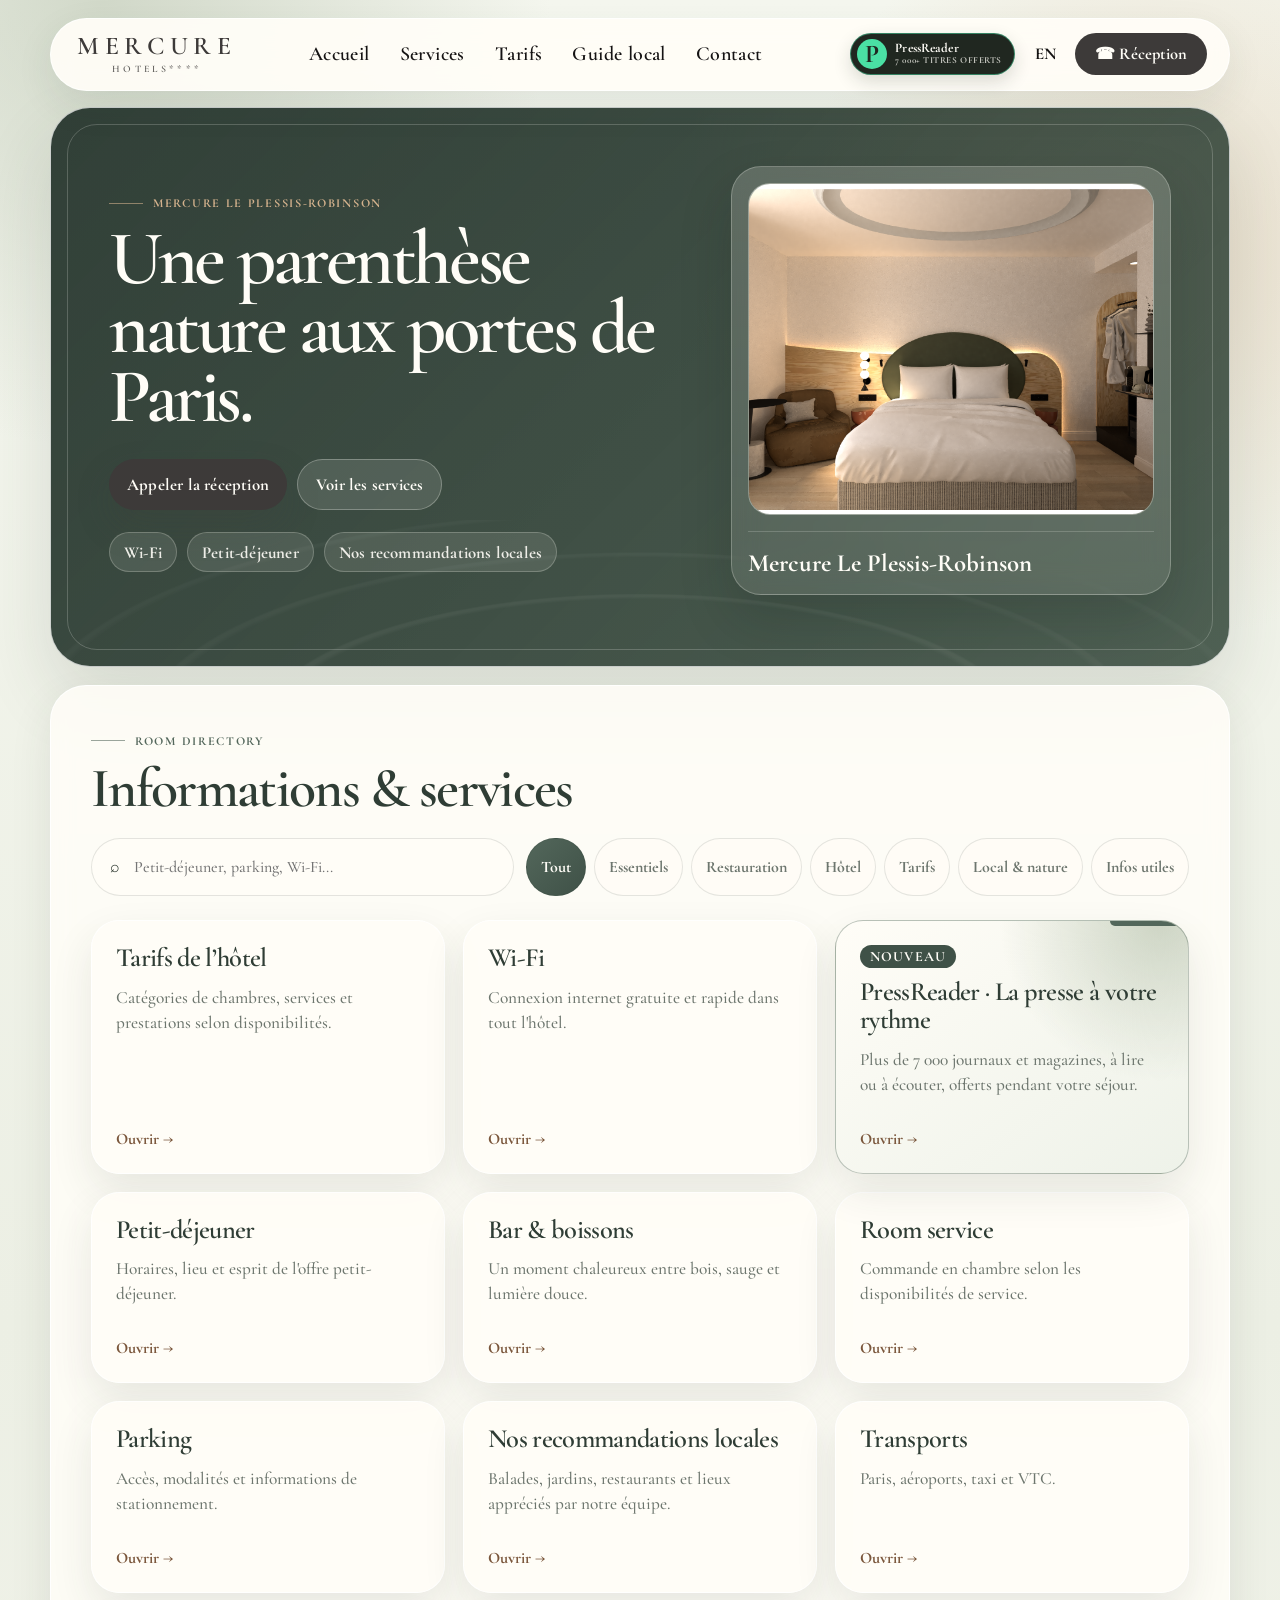
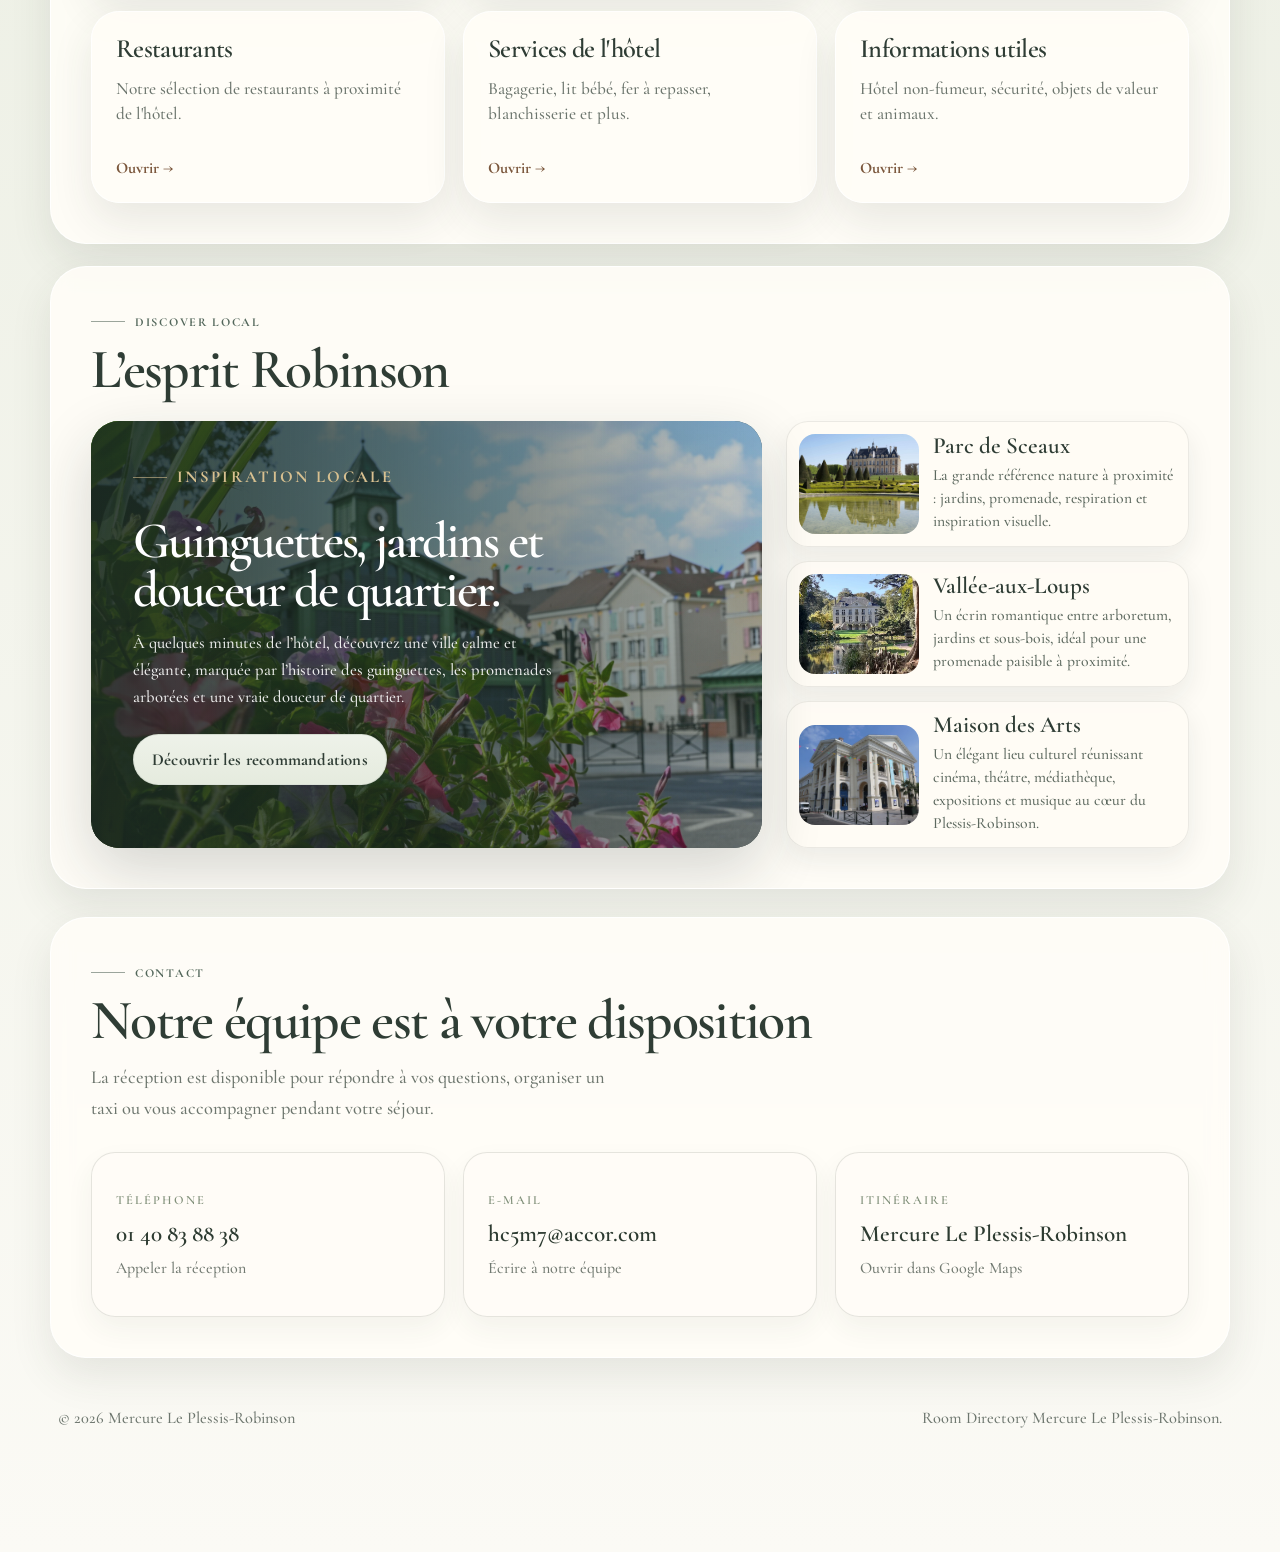
<file: index.html>
<!doctype html>
<html lang="fr">

<head>

  <meta charset="utf-8">

  <meta
    name="viewport"
    content="width=device-width, initial-scale=1, viewport-fit=cover"
  >

  <meta
    name="theme-color"
    content="#82917b"
  >

  <meta
    name="description"
    content="Room Directory digital — Mercure Le Plessis-Robinson"
  >

  <title>
    Room Directory — Mercure Le Plessis-Robinson
  </title>


  <!-- POLICES -->
  <link
    rel="preconnect"
    href="https://fonts.googleapis.com"
  >

  <link
    rel="preconnect"
    href="https://fonts.gstatic.com"
    crossorigin
  >

  <link
    href="https://fonts.googleapis.com/css2?family=Cormorant+Garamond:wght@400;500;600;700&display=swap"
    rel="stylesheet"
  >


  <!-- FEUILLE DE STYLE -->
  <link
    rel="stylesheet"
    href="styles.css?v=20260917-2"
  >

</head>


<body>


  <div class="app">


    <!-- =====================================================
         EN-TÊTE
         ===================================================== -->

    <header
      class="topbar"
      aria-label="En-tête"
    >


      <!-- LOGO -->
      <a
        href="#home"
        class="brand accor-brand"
        data-link="home"
        aria-label="Accueil"
      >

        <span
          class="brand-logo"
          aria-label="Mercure Hotels"
        >

          <span>
            MERCURE
          </span>

          <small>
            HOTELS****
          </small>

        </span>

      </a>



      <!-- ===================================================
           NAVIGATION ORDINATEUR
           =================================================== -->

      <nav
        class="desktop-nav"
        aria-label="Navigation principale"
      >

        <a
          href="#home"
          data-link="home"
        >
          Accueil
        </a>


        <a
          href="#services"
          data-link="services"
        >
          Services
        </a>

        <a href="#service/hotel-rates">
          Tarifs
        </a>


        <a
          href="#local"
          data-link="local"
        >
          Guide local
        </a>


        <a href="#contact">
          Contact
        </a>

      </nav>



      <!-- ACTIONS HAUT DROITE -->
      <div class="top-actions">


        <!-- ACCÈS DIRECT PRESSREADER -->
        <a
          class="pressreader-header-link"
          href="https://www.pressreader.com/"
          target="_blank"
          rel="noopener noreferrer"
          aria-label="Ouvrir PressReader — journaux et magazines offerts"
        >

          <span
            class="pressreader-header-mark"
            aria-hidden="true"
          >
            P
          </span>


          <span class="pressreader-header-copy">

            <strong>
              PressReader
            </strong>

            <small>
              7 000+ titres offerts
            </small>

          </span>

        </a>


        <!-- LANGUE -->
        <button
          class="lang-btn"
          type="button"
          id="langBtn"
          aria-label="Changer la langue"
        >
          EN
        </button>


        <!-- TÉLÉPHONE -->
        <a
          class="pill"
          data-action="phone"
          href="tel:+33140838838"
        >
          ☎ Réception
        </a>


      </div>


    </header>



    <!-- =====================================================
         CONTENU PRINCIPAL
         ===================================================== -->

    <main id="viewHome">


      <!-- ===================================================
           ACCUEIL
           =================================================== -->

      <section
        class="hero"
        id="home"
      >


        <div
          class="garden-lines"
          aria-hidden="true"
        ></div>


        <div class="hero-grid">


          <!-- TEXTE -->
          <div>


            <p
              class="eyebrow"
              data-content="hero.kicker"
            >
              Mercure Le Plessis-Robinson
            </p>


            <h1
              data-content="hero.title"
            >
              Une parenthèse nature aux portes de Paris.
            </h1>


            <p
              class="lead"
              data-content="hero.text"
            >
              Services de l'hôtel, informations pratiques et recommandations locales.
            </p>



            <!-- BOUTONS -->
            <div class="hero-actions">


              <a
                class="btn btn-primary"
                data-action="phone"
                href="tel:+33140838838"
                data-ui="callReception"
              >
                Appeler la réception
              </a>


              <a
                class="btn btn-secondary"
                href="#services"
                data-link="services"
                data-ui="seeServices"
              >
                Voir les services
              </a>


            </div>



            <!-- LIENS RAPIDES -->
            <div
              class="hero-note"
              id="heroQuickLinks"
            ></div>


          </div>



          <!-- =================================================
               PHOTO HÔTEL
               ================================================= -->

          <aside
            class="hotel-photo-card"
            aria-label="Photo de l'hôtel"
          >


            <div
              class="hotel-photo-frame has-image"
              id="hotelPhotoFrame"
            >


              <img
                id="hotelHeroImage"
                src="hotel-hero.png"
                alt="Photo de l'hôtel Mercure Le Plessis-Robinson"
              >


              <div class="photo-placeholder">

                <span>
                  Photo hôtel
                </span>

                <strong>
                  hotel-hero.png
                </strong>

                <small>
                  À ajouter dans GitHub.
                </small>

              </div>


            </div>



            <div class="hotel-photo-caption">

              <strong
                data-content="hero.photoTitle"
              >
                Mercure Le Plessis-Robinson
              </strong>

            </div>


          </aside>


        </div>


      </section>



      <!-- ===================================================
           SERVICES
           =================================================== -->

      <section
        class="panel"
        id="services"
      >


        <div class="section-head">


          <div>


            <p class="eyebrow">
              Room Directory
            </p>


            <h2
              data-content="texts.servicesTitle"
            >
              Informations & services
            </h2>


          </div>


        </div>



        <!-- RECHERCHE -->
        <div class="search-wrap">


          <label
            class="search-box"
            aria-label="Recherche"
          >


            <span>
              ⌕
            </span>


            <input
              id="search"
              type="search"
              placeholder="Petit-déjeuner, parking, Wi-Fi..."
            >


          </label>



          <!-- ONGLETS -->
          <div
            class="tabs"
            id="tabs"
          ></div>


        </div>



        <!-- LISTE SERVICES -->
        <div
          class="service-grid"
          id="serviceGrid"
        ></div>


      </section>



      <!-- ===================================================
           GUIDE LOCAL
           =================================================== -->

      <section
        class="panel local-panel"
        id="local"
      >


        <div
          class="section-head local-section-head"
        >


          <div>


            <p class="eyebrow">
              Discover Local
            </p>


            <h2
              data-content="texts.localTitle"
            >
              L’esprit Robinson
            </h2>


          </div>


        </div>



        <div class="local-experience">


          <!-- CARTE PRINCIPALE -->
          <article class="local-feature-card">


            <div class="local-feature-image">


              <img
                src="local-robinson.jpg"
                alt="Le Plessis-Robinson, esprit guinguette et ville-jardin"
              >


            </div>



            <div class="local-feature-content">


              <p class="eyebrow">
                Inspiration locale
              </p>


              <h3
                data-content="texts.localHighlightTitle"
              >
                Guinguettes, jardins et douceur de quartier.
              </h3>


              <p
                data-content="texts.localHighlightText"
              >
                À quelques minutes de l’hôtel, découvrez une ville calme et élégante,
                marquée par l’histoire des guinguettes, les promenades arborées et une
                vraie douceur de quartier.
              </p>



              <div class="actions">


                <a
                  class="btn btn-soft"
                  href="#service/discover-local"
                  data-ui-fr="Découvrir les recommandations"
                  data-ui-en="Discover our recommendations"
                >
                  Découvrir les recommandations
                </a>


              </div>


            </div>


          </article>



          <!-- LISTE LOCALE -->
          <div
            class="local-list local-image-list"
            id="localList"
          ></div>


        </div>


      </section>



      <!-- ===================================================
           CONTACT
           =================================================== -->

      <section
        class="panel contact-panel"
        id="contact"
      >


        <div class="section-head">


          <div>


            <p class="eyebrow">
              Contact
            </p>


            <h2
              data-content="texts.contactTitle"
            >
              Notre équipe est à votre disposition
            </h2>


            <p class="contact-intro">
              La réception est disponible pour répondre à vos questions,
              organiser un taxi ou vous accompagner pendant votre séjour.
            </p>


          </div>


        </div>



        <div class="contact-grid">


          <!-- TÉLÉPHONE -->
          <a
            class="contact-card"
            href="tel:+33140838838"
          >


            <span class="contact-card-label">
              Téléphone
            </span>


            <strong>
              01 40 83 88 38
            </strong>


            <small>
              Appeler la réception
            </small>


          </a>



          <!-- E-MAIL -->
          <a
            class="contact-card"
            href="mailto:hc5m7@accor.com"
          >


            <span class="contact-card-label">
              E-mail
            </span>


            <strong>
              hc5m7@accor.com
            </strong>


            <small>
              Écrire à notre équipe
            </small>


          </a>



          <!-- ITINÉRAIRE -->
          <a
            class="contact-card"
            href="https://maps.google.com/?q=Mercure+Le+Plessis-Robinson"
            target="_blank"
            rel="noopener noreferrer"
          >


            <span class="contact-card-label">
              Itinéraire
            </span>


            <strong>
              Mercure Le Plessis-Robinson
            </strong>


            <small>
              Ouvrir dans Google Maps
            </small>


          </a>


        </div>


      </section>


    </main>



    <!-- =====================================================
         PAGE DE DÉTAIL D'UN SERVICE
         ===================================================== -->

    <section
      id="viewDetail"
      class="detail-view"
    ></section>



    <!-- =====================================================
         PIED DE PAGE
         ===================================================== -->

    <footer class="footer">


      <div>

        ©

        <span id="year"></span>

        <span id="footerHotelName">
          Mercure Le Plessis-Robinson
        </span>

      </div>


      <div
        data-content="texts.footerNote"
      >
        Room Directory Mercure Le Plessis-Robinson.
      </div>


    </footer>


  </div>



  <!-- =======================================================
       NAVIGATION MOBILE
       ======================================================= -->

  <nav
    class="mobile-nav"
    aria-label="Navigation mobile"
  >


    <a
      href="#home"
      data-link="home"
      class="active"
    >

      <span>
        ⌂
      </span>

      <em>
        Accueil
      </em>

    </a>



    <a
      href="#services"
      data-link="services"
    >

      <span>
        ☰
      </span>

      <em>
        Services
      </em>

    </a>



    <a
      href="#local"
      data-link="local"
    >

      <span>
        ✦
      </span>

      <em>
        Local
      </em>

    </a>



    <a
      href="#contact"
    >

      <span>
        ✆
      </span>

      <em>
        Contact
      </em>

    </a>


  </nav>



  <!-- =======================================================
       FENÊTRE CARTE DU BAR
       ======================================================= -->

  <div
    class="bar-menu-modal"
    id="barMenuModal"
    aria-hidden="true"
  >


    <!-- FOND SOMBRE -->
    <div
      class="bar-menu-backdrop"
      data-bar-menu-close
    ></div>



    <!-- CONTENU -->
    <div class="bar-menu-container">


      <!-- BARRE SUPÉRIEURE -->
      <div class="bar-menu-top">


        <div>


          <span class="bar-menu-eyebrow">
            Mercure Le Plessis-Robinson
          </span>


          <h2>
            Bar & boissons
          </h2>


        </div>



        <!-- FERMER -->
        <button
          type="button"
          class="bar-menu-close"
          data-bar-menu-close
          aria-label="Fermer la carte du bar"
        >
          ×
        </button>


      </div>



      <!-- ===================================================
           IMAGES DES CARTES
           =================================================== -->

      <div class="bar-menu-images">


        <!-- CARTE VINS / SPIRITUEUX -->
        <img
          src="./carte-bar-vins-spiritueux.png"
          alt="Carte des vins et spiritueux du Mercure Le Plessis-Robinson"
          loading="eager"
        >



        <!-- CARTE COCKTAILS / BOISSONS -->
        <img
          src="./carte-bar-cocktails-boissons.png"
          alt="Carte cocktails et boissons du Mercure Le Plessis-Robinson"
          loading="eager"
        >


      </div>


    </div>


  </div>



  <!-- =======================================================
       JAVASCRIPT
       ======================================================= -->

  <script src="script.js?v=20260917-2"></script>


</body>

</html>
</file>
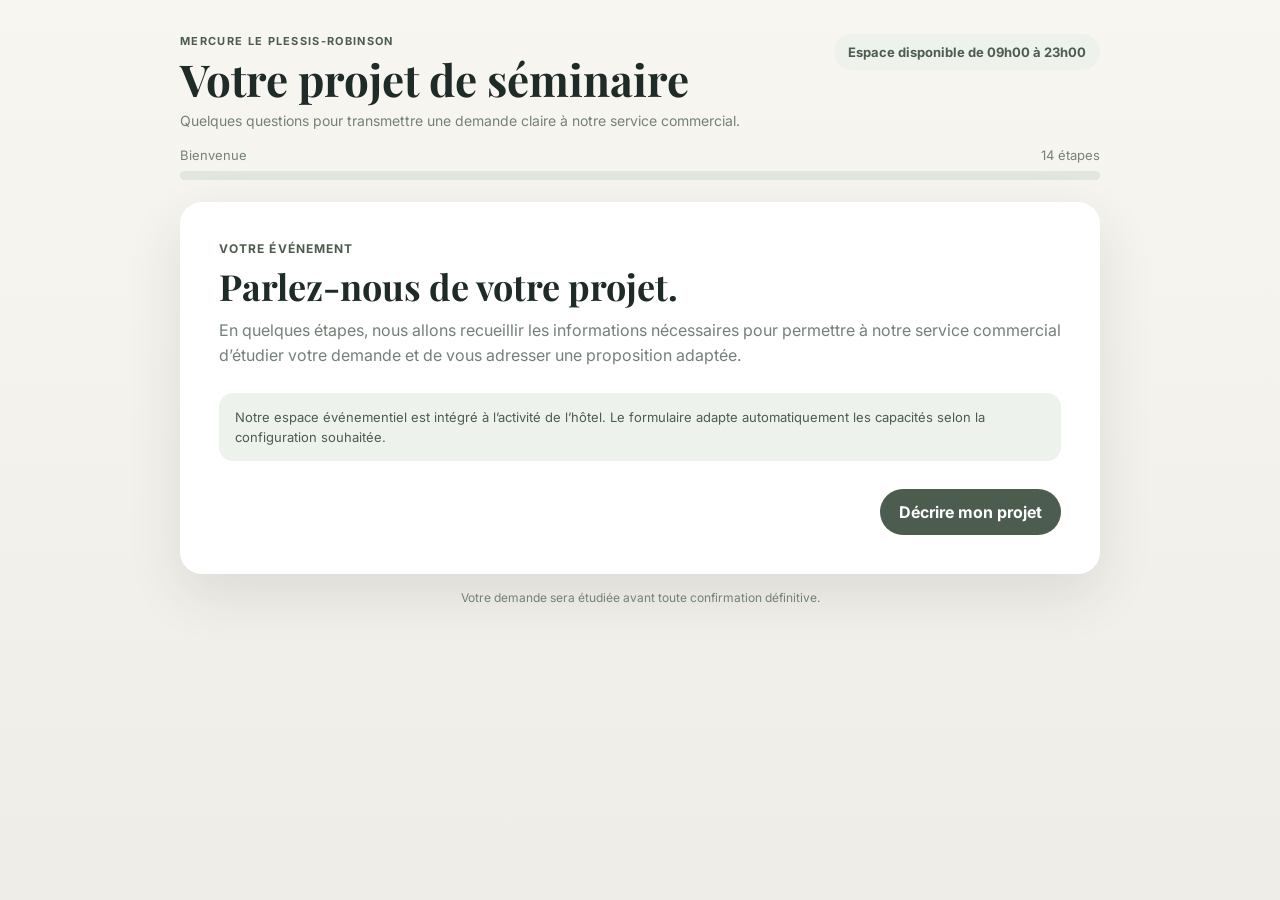
<file: seminaire/index.html>
<!doctype html>
<html lang="fr">
<head>
  <meta charset="utf-8">
  <meta name="viewport" content="width=device-width,initial-scale=1">
  <title>Votre projet de séminaire | Mercure Le Plessis-Robinson</title>
  <meta name="description" content="Décrivez votre projet de séminaire et transmettez votre demande à notre service commercial.">
  <link rel="preconnect" href="https://fonts.googleapis.com">
  <link rel="preconnect" href="https://fonts.gstatic.com" crossorigin>
  <link href="https://fonts.googleapis.com/css2?family=Inter:wght@400;500;600;700&family=Playfair+Display:wght@600;700&display=swap" rel="stylesheet">
  <link rel="stylesheet" href="styles.css">
</head>
<body>
  <main class="shell">
    <header class="brandbar">
      <div>
        <p class="eyebrow">Mercure Le Plessis-Robinson</p>
        <h1>Votre projet de séminaire</h1>
        <p class="intro">Quelques questions pour transmettre une demande claire à notre service commercial.</p>
      </div>
      <div class="pill">Espace disponible de 09h00 à 23h00</div>
    </header>

    <div class="progress-wrap">
      <div class="progress-meta"><span id="stepLabel">Bienvenue</span><span id="stepCount"></span></div>
      <div class="progress"><span id="progressBar"></span></div>
    </div>

    <section class="card"><div id="app"></div></section>
    <p class="footer-note">Votre demande sera étudiée avant toute confirmation définitive.</p>
  </main>
  <script src="config.js"></script>
  <script src="transport.js"></script>
  <script src="formsubmit-config.js"></script>
  <script src="app.js"></script>
</body>
</html>
</file>
<file: styles.css>
:root {
  --sage-900: #2f3d35;
  --sage-800: #3f5147;
  --sage-700: #53675b;
  --sage-500: #82917b;
  --sage-300: #b8c3ae;
  --sage-200: #d6dece;
  --sage-100: #eef2e9;

  --wood-900: #563c2b;
  --wood-700: #7a563b;
  --wood-500: #a67a55;
  --wood-300: #d4b28d;

  --stone: #f4f1e8;
  --cream: #fffdf7;

  --text: #263229;
  --text-soft: #6d766e;
  --line: rgba(47, 61, 53, 0.13);

  --shadow-lg: 0 30px 70px rgba(47, 61, 53, 0.14);
  --shadow-md: 0 18px 42px rgba(47, 61, 53, 0.10);

  --font-display: "Cormorant Garamond", Georgia, "Times New Roman", serif;
  --font-body: "Cormorant Garamond", Georgia, "Times New Roman", serif;

  --safe-bottom: env(safe-area-inset-bottom, 0px);
}


/* =========================================================
   BASE
   ========================================================= */

* {
  box-sizing: border-box;
}

html {
  scroll-behavior: smooth;
}

body {
  margin: 0;
  min-height: 100vh;
  overflow-x: hidden;

  color: var(--text);
  font-family: var(--font-body);
  font-weight: 500;

  background:
    radial-gradient(circle at 8% 0%, rgba(184, 195, 174, 0.58), transparent 28rem),
    radial-gradient(circle at 92% 8%, rgba(212, 178, 141, 0.34), transparent 24rem),
    linear-gradient(180deg, #f5f7ef 0%, #ecefe4 42%, #fbfaf5 100%);
}

body.modal-open {
  overflow: hidden;
}

a {
  color: inherit;
  text-decoration: none;
}

button,
input,
textarea,
select {
  font: inherit;
}

button {
  cursor: pointer;
}

img {
  max-width: 100%;
}

h1,
h2,
h3,
h4,
h5,
h6,
p {
  margin-top: 0;
}

h1,
h2,
h3,
h4,
h5,
h6,
strong {
  font-family: var(--font-display);
}

.hidden {
  display: none !important;
}


/* =========================================================
   STRUCTURE
   ========================================================= */

.app {
  width: min(1180px, calc(100% - 48px));
  max-width: 1180px;
  margin: 0 auto;
  padding: 0 0 110px;
}


/* =========================================================
   HEADER
   ========================================================= */

.topbar {
  position: sticky;
  top: 10px;
  z-index: 50;

  width: 100%;
  display: flex;
  justify-content: space-between;
  align-items: center;
  gap: 18px;

  margin: 18px auto 16px;
  padding: 14px 22px 15px 26px;

  border: 1px solid rgba(255, 255, 255, 0.70);
  border-radius: 999px;

  background: rgba(255, 253, 247, 0.94);
  backdrop-filter: blur(14px);
  -webkit-backdrop-filter: blur(14px);

  box-shadow: 0 14px 38px rgba(47, 61, 53, 0.09);
}

.brand {
  flex: 0 0 auto;
}

.brand-logo {
  display: grid;
  text-align: center;
  color: #3d3a39;
  line-height: 1;
  user-select: none;
}

.brand-logo span {
  font-size: clamp(1.30rem, 2vw, 1.70rem);
  font-weight: 600;
  letter-spacing: 0.22em;
}

.brand-logo small {
  margin-top: 6px;
  font-size: 0.62rem;
  font-weight: 600;
  letter-spacing: 0.34em;
  color: rgba(61, 58, 57, 0.82);
}

.desktop-nav {
  flex: 1;
  display: flex;
  align-items: center;
  justify-content: center;
  gap: clamp(20px, 2.35vw, 34px);
}

.desktop-nav a {
  padding: 6px 0;

  font-size: 1.25rem;
  font-weight: 600;
  letter-spacing: 0.02em;

  color: #151313;
  border-bottom: 1px solid transparent;

  transition:
    color 0.18s ease,
    border-color 0.18s ease;
}

.desktop-nav a:hover {
  color: var(--sage-800);
  border-bottom-color: var(--sage-700);
}

.top-actions {
  min-width: 372px;
  display: flex;
  justify-content: flex-end;
  align-items: center;
  gap: 9px;
}

.pressreader-header-link {
  min-height: 42px;
  display: inline-flex;
  align-items: center;
  gap: 8px;
  padding: 5px 12px 5px 6px;

  color: #fffdf7;
  border: 1px solid rgba(74, 224, 166, 0.50);
  border-radius: 999px;
  background: #202720;
  box-shadow: 0 7px 18px rgba(31, 42, 33, 0.16);

  transition:
    transform 0.18s ease,
    box-shadow 0.18s ease,
    background 0.18s ease;
}

.pressreader-header-link:hover {
  color: #fffdf7;
  background: #2b362b;
  box-shadow: 0 10px 24px rgba(31, 42, 33, 0.22);
  transform: translateY(-1px);
}

.pressreader-header-mark {
  width: 30px;
  height: 30px;
  display: grid;
  place-items: center;

  color: #202720;
  font-family: var(--font-display);
  font-size: 1.6rem;
  font-weight: 700;
  line-height: 1;

  border-radius: 50%;
  background: #4ae0a4;
}

.pressreader-header-copy {
  display: grid;
  gap: 1px;
  line-height: 1;
}

.pressreader-header-copy strong {
  font-size: 0.82rem;
  font-weight: 700;
  letter-spacing: 0.01em;
}

.pressreader-header-copy small {
  color: rgba(255, 253, 247, 0.74);
  font-size: 0.58rem;
  font-weight: 700;
  letter-spacing: 0.06em;
  text-transform: uppercase;
}

.pill,
.lang-btn {
  min-height: 42px;
  display: inline-flex;
  align-items: center;
  justify-content: center;

  border-radius: 999px;

  font-weight: 700;

  transition:
    transform 0.18s ease,
    box-shadow 0.18s ease;
}

.pill {
  padding: 0 20px;

  color: var(--cream);
  background: #3d3a39;

  font-size: 1.03rem;
}

.lang-btn {
  min-width: 42px;
  padding: 0 10px;

  border: 0;
  background: transparent;
  color: #151313;

  font-size: 1.04rem;
}

.pill:hover,
.lang-btn:hover {
  transform: translateY(-2px);
  box-shadow: var(--shadow-md);
}


/* =========================================================
   HERO
   ========================================================= */

.hero {
  position: relative;
  overflow: hidden;

  width: 100%;
  min-height: 560px;

  margin-bottom: 18px;
  padding: 58px 58px 54px;

  border: 1px solid rgba(255, 255, 255, 0.72);
  border-radius: 40px;

  color: var(--cream);

  background:
    linear-gradient(135deg, rgba(47, 61, 53, 0.88), rgba(63, 81, 71, 0.76)),
    radial-gradient(circle at 86% 20%, rgba(212, 178, 141, 0.38), transparent 24rem),
    linear-gradient(135deg, var(--sage-800), var(--sage-500));

  box-shadow: var(--shadow-lg);
}

.hero::before {
  content: "";
  position: absolute;
  inset: 16px;

  border: 1px solid rgba(255, 253, 247, 0.20);
  border-radius: 30px;

  pointer-events: none;
}

.garden-lines {
  position: absolute;
  left: 0;
  right: 0;
  bottom: -64px;

  height: 210px;
  opacity: 0.22;

  background:
    radial-gradient(ellipse at 50% 100%, transparent 0 44%, rgba(255, 253, 247, 0.22) 45% 45.5%, transparent 46%),
    radial-gradient(ellipse at 50% 100%, transparent 0 58%, rgba(255, 253, 247, 0.16) 59% 59.5%, transparent 60%),
    radial-gradient(ellipse at 50% 100%, transparent 0 72%, rgba(255, 253, 247, 0.13) 73% 73.5%, transparent 74%);
}

.hero-grid {
  position: relative;
  z-index: 2;

  min-height: 420px;

  display: grid;
  grid-template-columns: minmax(0, 1.15fr) minmax(340px, 440px);
  align-items: center;
  gap: 56px;
}

.eyebrow {
  display: inline-flex;
  align-items: center;
  gap: 10px;

  margin: 0 0 14px;

  color: var(--wood-300);

  font-size: 0.76rem;
  font-weight: 700;
  letter-spacing: 0.14em;
  text-transform: uppercase;
}

.eyebrow::before {
  content: "";
  width: 34px;
  height: 1px;
  background: currentColor;
  opacity: 0.58;
}

.hero h1,
h1 {
  max-width: 620px;
  margin-bottom: 20px;

  font-size: clamp(58px, 6vw, 92px);
  font-weight: 600;
  line-height: 0.90;
  letter-spacing: -0.045em;
}

.lead {
  max-width: 600px;
  margin-bottom: 28px;

  color: rgba(255, 253, 247, 0.84);

  font-size: 1.12rem;
  line-height: 1.58;
}

.hero-actions,
.actions,
.hero-note {
  display: flex;
  flex-wrap: wrap;
  gap: 10px;
}

.hero-note {
  margin-top: 22px;
}


/* =========================================================
   BOUTONS
   ========================================================= */

.btn,
.mini-link {
  min-height: 48px;

  display: inline-flex;
  align-items: center;
  justify-content: center;
  gap: 8px;

  border-radius: 999px;

  font-size: 1.05rem;
  font-weight: 700;
  letter-spacing: 0.012em;

  transition:
    transform 0.18s ease,
    box-shadow 0.18s ease;
}

.btn {
  padding: 14px 18px;
  border: 0;
}

.btn:hover,
.mini-link:hover {
  transform: translateY(-2px);
}

.btn-primary {
  color: var(--cream);
  background: #3d3a39;
  box-shadow: 0 16px 36px rgba(61, 58, 57, 0.20);
}

.btn-secondary {
  color: var(--cream);
  background: rgba(255, 253, 247, 0.12);
  border: 1px solid rgba(255, 253, 247, 0.28);
}

.btn-light {
  color: var(--sage-900);
  background: rgba(255, 253, 247, 0.88);
  border: 1px solid var(--line);
}

.btn-soft {
  color: var(--sage-900);
  background: linear-gradient(180deg, var(--sage-100), #e5ebde);
  border: 1px solid rgba(83, 103, 91, 0.12);
}

.mini-link {
  min-height: 40px;
  padding: 0 14px;

  color: rgba(255, 253, 247, 0.90);

  background: rgba(255, 253, 247, 0.11);
  border: 1px solid rgba(255, 253, 247, 0.22);
}


/* =========================================================
   PHOTO HÔTEL
   ========================================================= */

.hotel-photo-card {
  width: 100%;
  max-width: 440px;
  justify-self: end;

  overflow: hidden;
  padding: 16px;

  border: 1px solid rgba(255, 253, 247, 0.24);
  border-radius: 30px;

  background:
    linear-gradient(180deg, rgba(255, 253, 247, 0.18), rgba(255, 253, 247, 0.10));

  backdrop-filter: blur(14px);
  -webkit-backdrop-filter: blur(14px);

  box-shadow: 0 24px 52px rgba(19, 30, 24, 0.18);
}

.hotel-photo-frame {
  position: relative;
  overflow: hidden;

  width: 100%;
  min-height: 330px;

  border: 1px solid rgba(255, 253, 247, 0.20);
  border-radius: 22px;

  background:
    linear-gradient(135deg, rgba(238, 242, 233, 0.26), rgba(212, 178, 141, 0.14)),
    linear-gradient(145deg, rgba(255, 253, 247, 0.12), rgba(255, 253, 247, 0.04));
}

.hotel-photo-frame img {
  width: 100%;
  height: 100%;
  min-height: 330px;
  display: block;
  object-fit: cover;
}

.hotel-photo-frame.has-image .photo-placeholder {
  display: none;
}

.photo-placeholder {
  position: absolute;
  inset: 0;

  display: grid;
  place-content: center;
  gap: 8px;

  padding: 26px;
  text-align: center;

  color: rgba(255, 253, 247, 0.86);

  background:
    linear-gradient(145deg, rgba(47, 61, 53, 0.38), rgba(47, 61, 53, 0.18));
}

.photo-placeholder span {
  justify-self: center;

  width: fit-content;
  padding: 8px 12px;

  border: 1px solid rgba(255, 253, 247, 0.28);
  border-radius: 999px;

  font-size: 0.75rem;
  font-weight: 700;
  letter-spacing: 0.12em;
  text-transform: uppercase;
}

.photo-placeholder strong {
  font-size: 1.45rem;
}

.photo-placeholder small {
  max-width: 260px;
  color: rgba(255, 253, 247, 0.72);
  line-height: 1.45;
}

.hotel-photo-caption {
  display: grid;
  gap: 8px;

  margin-top: 16px;
  padding-top: 16px;

  border-top: 1px solid rgba(255, 253, 247, 0.18);
}

.hotel-photo-caption strong {
  font-size: 1.55rem;
  color: var(--cream);
}


/* =========================================================
   PANELS
   ========================================================= */

.panel {
  width: 100%;

  margin: 0 0 22px;
  padding: 40px;

  border: 1px solid rgba(255, 255, 255, 0.82);
  border-radius: 36px;

  background: rgba(255, 253, 247, 0.88);

  backdrop-filter: blur(10px);
  -webkit-backdrop-filter: blur(10px);

  box-shadow: var(--shadow-md);
}

.section-head {
  display: flex;
  justify-content: space-between;
  align-items: end;
  gap: 20px;

  margin-bottom: 22px;
}

.section-head .eyebrow {
  color: var(--sage-700);
}

.section-head h2 {
  margin-bottom: 0;

  color: var(--sage-900);

  font-size: clamp(2.3rem, 4.35vw, 4rem);
  font-weight: 600;
  line-height: 0.98;
  letter-spacing: -0.03em;
}

.section-head p:not(.eyebrow) {
  max-width: 530px;
  margin-bottom: 0;

  color: var(--text-soft);
  line-height: 1.68;
}


/* =========================================================
   RECHERCHE / ONGLETS
   ========================================================= */

.search-wrap {
  display: grid;
  grid-template-columns: 1fr auto;
  gap: 12px;

  margin-bottom: 24px;
}

.search-box {
  min-height: 58px;

  display: flex;
  align-items: center;
  gap: 12px;

  padding: 0 18px;

  border: 1px solid var(--line);
  border-radius: 999px;

  background: rgba(255, 253, 247, 0.86);
}

.search-box input {
  width: 100%;

  border: 0;
  outline: 0;

  color: var(--text);
  background: transparent;
}

.tabs {
  display: flex;
  flex-wrap: wrap;
  gap: 8px;
}

.tab {
  padding: 10px 14px;

  border: 1px solid var(--line);
  border-radius: 999px;

  color: var(--text-soft);
  background: rgba(255, 253, 247, 0.82);

  font-weight: 700;
}

.tab.active {
  color: var(--cream);
  background: linear-gradient(135deg, var(--sage-700), var(--sage-800));
}


/* =========================================================
   SERVICES
   ========================================================= */

.service-grid {
  display: grid;
  grid-template-columns: repeat(3, minmax(0, 1fr));
  gap: 18px;

  margin-top: 18px;
}

.service-card {
  min-height: 170px;

  display: flex;
  flex-direction: column;
  justify-content: space-between;
  gap: 14px;

  padding: 24px;

  border: 1px solid rgba(255, 255, 255, 0.82);
  border-radius: 28px;

  background: rgba(255, 253, 247, 0.90);

  box-shadow: var(--shadow-md);

  transition:
    transform 0.18s ease,
    box-shadow 0.18s ease;
}

.service-card:hover {
  transform: translateY(-2px);
  box-shadow: 0 22px 48px rgba(47, 61, 53, 0.13);
}

.service-card--featured {
  position: relative;
  overflow: hidden;

  border-color: rgba(83, 103, 91, 0.38);
  background:
    radial-gradient(circle at 92% 0%, rgba(184, 195, 174, 0.66), transparent 10rem),
    linear-gradient(145deg, #fffdf7 0%, #eef2e9 100%);
}

.service-card--featured::after {
  content: "";
  position: absolute;
  top: 0;
  right: 0;
  width: 78px;
  height: 5px;
  border-radius: 0 28px 0 999px;
  background: var(--sage-700);
}

.service-card-badge {
  display: inline-flex;
  margin: 0 0 11px;
  padding: 5px 10px 4px;

  color: var(--cream);
  font-family: var(--font-display);
  font-size: 0.88rem;
  font-weight: 700;
  letter-spacing: 0.08em;
  line-height: 1;
  text-transform: uppercase;

  border-radius: 999px;
  background: var(--sage-800);
}

.service-card h3 {
  margin: 0 0 12px;

  color: var(--sage-900);

  font-size: 1.65rem;
  font-weight: 600;
  line-height: 1.05;
  letter-spacing: -0.025em;
}

.service-card p {
  margin-bottom: 0;

  color: var(--text-soft);

  font-size: 1.08rem;
  line-height: 1.45;
}

.service-card .open {
  margin-top: 18px;

  color: var(--wood-700);

  font-size: 1rem;
  font-weight: 700;
}

.service-card .icon,
.quick-card .emoji,
.shortcut-icon,
.detail-icon,
.service-modal-icon {
  display: none !important;
}

.empty {
  padding: 30px;

  text-align: center;
  color: var(--text-soft);

  border: 1px dashed rgba(47, 61, 53, 0.22);
  border-radius: 24px;

  background: rgba(255, 253, 247, 0.68);
}


/* =========================================================
   GUIDE LOCAL
   ========================================================= */

.local-panel {
  overflow: hidden;
}

.local-section-head {
  margin-bottom: 24px;
}

.local-experience {
  display: grid;
  grid-template-columns: minmax(0, 1.25fr) minmax(300px, 0.75fr);
  gap: 24px;
  align-items: stretch;
}

.local-feature-card {
  position: relative;
  min-height: 380px;

  overflow: hidden;

  border-radius: 28px;
  background: #26382f;

  box-shadow: 0 22px 60px rgba(27, 39, 32, 0.18);
}

.local-feature-image {
  position: absolute;
  inset: 0;
}

.local-feature-image img {
  width: 100%;
  height: 100%;
  display: block;
  object-fit: cover;
}

.local-feature-card::after {
  content: "";
  position: absolute;
  inset: 0;
  z-index: 1;

  background:
    linear-gradient(
      90deg,
      rgba(28, 42, 34, 0.88) 0%,
      rgba(28, 42, 34, 0.62) 45%,
      rgba(28, 42, 34, 0.18) 100%
    ),
    linear-gradient(
      0deg,
      rgba(28, 42, 34, 0.28),
      rgba(28, 42, 34, 0.08)
    );
}

.local-feature-content {
  position: relative;
  z-index: 2;

  max-width: 520px;
  padding: 42px;

  color: #fff;
}

.local-feature-content .eyebrow {
  color: #d8c090;
}

.local-feature-content h3 {
  margin: 12px 0 16px;

  font-size: clamp(36px, 4vw, 56px);
  font-weight: 600;
  line-height: 0.95;
  letter-spacing: -0.04em;
}

.local-feature-content p {
  max-width: 460px;

  color: rgba(255, 255, 255, 0.90);

  font-size: 1.04rem;
  line-height: 1.60;
}

.local-feature-content .actions {
  margin-top: 24px;
}

.local-list,
.local-image-list {
  display: grid;
  grid-template-columns: 1fr;
  gap: 14px;
}

.local-list-item {
  display: grid;
  grid-template-columns: 120px minmax(0, 1fr);
  align-items: center;
  gap: 14px;

  min-height: 118px;
  padding: 12px;

  overflow: hidden;

  border: 1px solid rgba(58, 74, 62, 0.10);
  border-radius: 22px;

  color: inherit;
  background: rgba(255, 252, 246, 0.92);

  box-shadow: 0 12px 28px rgba(27, 39, 32, 0.08);

  transition:
    transform 0.18s ease,
    box-shadow 0.18s ease,
    border-color 0.18s ease;
}

.local-list-link {
  cursor: pointer;
}

.local-list-link:hover {
  transform: translateY(-3px);
  border-color: rgba(58, 74, 62, 0.22);
  box-shadow: 0 20px 42px rgba(27, 39, 32, 0.14);
}

.local-list-link:focus-visible {
  outline: 2px solid var(--sage-500);
  outline-offset: 4px;
}

.local-list-thumbnail {
  width: 120px;
  height: 100px;

  overflow: hidden;

  border-radius: 16px;
  background: #dfe8dc;
}

.local-list-thumbnail img {
  width: 100%;
  height: 100%;
  display: block;

  object-fit: cover;
  object-position: center;

  transition: transform 0.30s ease;
}

.local-list-link:hover .local-list-thumbnail img {
  transform: scale(1.05);
}

.local-list-thumbnail-empty {
  background:
    linear-gradient(135deg, var(--sage-100), var(--sage-200));
}

.local-list-content {
  min-width: 0;
}

.local-list-content h3 {
  margin: 0 0 7px;

  color: var(--sage-900);

  font-size: 1.45rem;
  font-weight: 600;
  line-height: 1;
}

.local-list-content p {
  margin: 0;

  color: #5d695f;

  font-size: 0.98rem;
  line-height: 1.45;
}


/* =========================================================
   CONTACT
   ========================================================= */

#contact {
  scroll-margin-top: 110px;
}

.contact-panel {
  margin-top: 28px;
}

.contact-intro {
  max-width: 680px;
  margin: 14px 0 0;

  color: rgba(45, 59, 49, 0.78);

  font-size: 1.15rem;
  line-height: 1.65;
}

.contact-grid {
  display: grid;
  grid-template-columns: repeat(3, minmax(0, 1fr));
  gap: 18px;

  margin-top: 28px;
}

.contact-card {
  min-height: 165px;

  display: flex;
  flex-direction: column;
  justify-content: center;

  padding: 24px;

  border: 1px solid rgba(70, 88, 73, 0.14);
  border-radius: 24px;

  color: #2d3b31;
  background: rgba(255, 252, 247, 0.90);

  box-shadow: 0 12px 28px rgba(52, 67, 55, 0.06);

  transition:
    transform 0.25s ease,
    box-shadow 0.25s ease,
    border-color 0.25s ease;
}

.contact-card:hover {
  transform: translateY(-3px);
  border-color: rgba(70, 88, 73, 0.30);
  box-shadow: 0 16px 34px rgba(52, 67, 55, 0.10);
}

.contact-card:focus-visible {
  outline: 2px solid var(--sage-500);
  outline-offset: 4px;
}

.contact-card-label {
  margin-bottom: 12px;

  color: var(--sage-500);

  font-size: 0.78rem;
  font-weight: 600;
  letter-spacing: 0.16em;
  text-transform: uppercase;
}

.contact-card strong {
  font-size: 1.45rem;
  font-weight: 600;
  overflow-wrap: anywhere;
}

.contact-card small {
  margin-top: 10px;

  color: rgba(45, 59, 49, 0.68);

  font-size: 1rem;
}


/* =========================================================
   FOOTER
   ========================================================= */

.footer {
  width: 100%;

  display: flex;
  justify-content: space-between;
  flex-wrap: wrap;
  gap: 14px;

  padding: 26px 8px 10px;

  color: var(--text-soft);

  font-size: 1.02rem;
  line-height: 1.58;
}


/* =========================================================
   NAVIGATION MOBILE
   ========================================================= */

.mobile-nav {
  display: none;

  position: fixed;
  left: 12px;
  right: 12px;
  bottom: calc(12px + var(--safe-bottom));
  z-index: 70;

  grid-template-columns: repeat(4, 1fr);
  gap: 4px;

  padding: 8px;

  border: 1px solid rgba(255, 255, 255, 0.82);
  border-radius: 24px;

  background: rgba(251, 250, 245, 0.92);

  backdrop-filter: blur(18px);
  -webkit-backdrop-filter: blur(18px);

  box-shadow: 0 18px 42px rgba(47, 61, 53, 0.18);
}

.mobile-nav a {
  display: grid;
  place-items: center;
  gap: 2px;

  padding: 8px 4px;

  border-radius: 18px;

  color: var(--text-soft);

  font-size: 0.78rem;
  font-weight: 700;
}

.mobile-nav a.active {
  color: var(--sage-900);
  background: linear-gradient(145deg, var(--sage-200), var(--sage-300));
}

.mobile-nav span {
  font-size: 1.12rem;
}

.mobile-nav em {
  font-style: normal;
}


/* =========================================================
   POP-UP SERVICES
   Le script possède aussi une sécurité de styles intégrée.
   Ces règles assurent un rendu cohérent dès le chargement.
   ========================================================= */

.service-modal {
  position: fixed;
  inset: 0;
  z-index: 9999;

  display: none;
  align-items: center;
  justify-content: center;

  padding: 18px;
}

.service-modal.is-open {
  display: flex;
}

.service-modal-backdrop {
  position: absolute;
  inset: 0;

  background: rgba(21, 28, 23, 0.58);

  backdrop-filter: blur(10px);
  -webkit-backdrop-filter: blur(10px);
}

.service-modal-dialog {
  position: relative;
  z-index: 1;

  width: min(760px, 100%);
  max-height: 86vh;
  overflow: auto;

  padding: clamp(22px, 4vw, 38px);

  border: 1px solid rgba(255, 255, 255, 0.72);
  border-radius: 34px;

  background: rgba(255, 253, 247, 0.98);

  box-shadow: 0 34px 90px rgba(21, 28, 23, 0.28);
}

.service-modal-close {
  position: absolute;
  top: 14px;
  right: 16px;
  z-index: 3;

  width: 42px;
  height: 42px;

  border: 1px solid rgba(47, 61, 53, 0.14);
  border-radius: 50%;

  color: var(--sage-900);
  background: var(--cream);

  font-size: 1.4rem;
  line-height: 1;
}

.service-modal-head {
  display: flex;
  align-items: center;

  margin-bottom: 18px;
  padding-right: 54px;
}

.service-modal-title {
  margin: 0;

  color: var(--sage-900);

  font-size: clamp(2.1rem, 5vw, 3.6rem);
  font-weight: 600;
  line-height: 0.95;
  letter-spacing: -0.025em;
}

.service-modal-summary {
  margin: 0 0 24px;

  color: var(--text-soft);

  font-size: 1.06rem;
  line-height: 1.65;
}

.service-modal-content {
  color: #445046;

  font-size: 1.06rem;
  line-height: 1.70;
}

.service-modal-content h3 {
  margin: 24px 0 8px;

  color: var(--sage-900);

  font-size: 1.28rem;
  font-weight: 600;
}

.service-modal-content p {
  margin: 0 0 12px;
}

.service-modal-content ul {
  margin: 8px 0 16px;
  padding-left: 20px;
}

.service-modal-content li {
  margin: 8px 0;
}

.rate-intro {
  margin: 0 0 20px !important;
  color: var(--text-soft);
}

.rate-table-wrap {
  overflow-x: auto;
  border: 1px solid var(--line);
  border-radius: 18px;
  background: var(--cream);
}

.rate-table {
  width: 100%;
  border-collapse: collapse;
  font-size: 1rem;
  line-height: 1.45;
}

.rate-table th,
.rate-table td {
  padding: 15px 16px;
  text-align: left;
  vertical-align: top;
  border-bottom: 1px solid var(--line);
}

.rate-table thead th {
  color: var(--cream);
  background: var(--sage-900);
  font-size: 0.84rem;
  font-weight: 700;
  letter-spacing: 0.08em;
  text-transform: uppercase;
}

.rate-table tbody tr:last-child th,
.rate-table tbody tr:last-child td {
  border-bottom: 0;
}

.rate-table tbody tr:nth-child(even) {
  background: var(--sage-100);
}

.rate-table tbody th {
  width: 27%;
  color: var(--sage-900);
  font-size: 1.12rem;
  font-weight: 700;
}

.rate-table .rate-price {
  width: 24%;
  color: var(--wood-900);
  font-size: 1.08rem;
  font-weight: 700;
  white-space: nowrap;
}

.rate-table .rate-rooms {
  color: var(--text-soft);
  font-size: 0.94rem;
}

.rate-services {
  margin-top: 26px;
}

.rate-services h3 {
  margin-bottom: 12px;
}

.rate-service-table {
  overflow: hidden;
  border: 1px solid var(--line);
  border-radius: 18px;
  background: var(--cream);
}

.rate-service-table tbody th {
  width: auto;
}

.rate-service-table .rate-price {
  width: 42%;
  text-align: right;
}

@media (max-width: 620px) {
  .rate-table-wrap {
    overflow: visible;
  }

  .rate-table,
  .rate-table tbody,
  .rate-table tr,
  .rate-table th,
  .rate-table td {
    display: block;
    width: 100%;
  }

  .rate-table thead {
    display: none;
  }

  .rate-table tbody tr {
    padding: 15px 16px;
    border-bottom: 1px solid var(--line);
  }

  .rate-table tbody tr:last-child {
    border-bottom: 0;
  }

  .rate-table th,
  .rate-table td {
    padding: 0;
    border: 0;
  }

  .rate-table td {
    margin-top: 8px;
  }

  .rate-table [data-label]::before {
    content: attr(data-label) " · ";
    color: var(--text-soft);
    font-size: 0.8rem;
    font-weight: 700;
    letter-spacing: 0.06em;
    text-transform: uppercase;
  }

  .rate-table tbody th {
    font-size: 1.15rem;
  }

  .rate-table .rate-price {
    white-space: normal;
  }

  .rate-service-table .rate-price {
    text-align: left;
  }
}

.service-modal-actions {
  display: flex;
  flex-wrap: wrap;
  gap: 10px;

  margin-top: 26px;
}


/* =========================================================
   CARTE DU BAR — PLEIN ÉCRAN
   ========================================================= */

.bar-menu-modal {
  position: fixed;
  inset: 0;
  z-index: 20000;

  display: none;
  align-items: flex-start;
  justify-content: center;

  overflow-y: auto;
  overscroll-behavior: contain;

  padding: 30px;
}

.bar-menu-modal.is-open {
  display: flex;
}

.bar-menu-backdrop {
  position: fixed;
  inset: 0;

  background: rgba(20, 25, 22, 0.80);

  backdrop-filter: blur(8px);
  -webkit-backdrop-filter: blur(8px);
}

.bar-menu-container {
  position: relative;
  z-index: 1;

  width: min(1500px, 100%);
  min-width: 0;

  overflow: hidden;

  border: 1px solid rgba(255, 255, 255, 0.20);
  border-radius: 28px;

  background: #f4f3ef;

  box-shadow: 0 30px 100px rgba(0, 0, 0, 0.35);
}

.bar-menu-top {
  position: sticky;
  top: 0;
  z-index: 10;

  display: flex;
  align-items: center;
  justify-content: space-between;
  gap: 20px;

  padding: 18px 24px;

  border-bottom: 1px solid rgba(0, 0, 0, 0.08);

  background: rgba(255, 255, 255, 0.96);

  backdrop-filter: blur(14px);
  -webkit-backdrop-filter: blur(14px);
}

.bar-menu-eyebrow {
  display: block;
  margin-bottom: 2px;

  color: var(--sage-500);

  font-size: 0.75rem;
  font-weight: 700;
  letter-spacing: 0.13em;
  text-transform: uppercase;
}

.bar-menu-top h2 {
  margin: 0;

  color: var(--sage-700);

  font-size: clamp(2rem, 5vw, 3.2rem);
  font-weight: 600;
  line-height: 0.95;
}

.bar-menu-close {
  flex: 0 0 auto;

  width: 46px;
  height: 46px;

  border: 0;
  border-radius: 50%;

  color: white;
  background: var(--sage-500);

  font-size: 30px;
  line-height: 1;

  transition:
    transform 0.18s ease,
    background 0.18s ease;
}

.bar-menu-close:hover {
  transform: scale(1.04);
  background: var(--sage-700);
}

.bar-menu-images {
  display: flex;
  flex-direction: column;
  gap: 28px;

  padding: 28px;
}

.bar-menu-images img {
  width: 100%;
  height: auto;
  display: block;

  border-radius: 18px;

  background: white;

  box-shadow: 0 10px 35px rgba(0, 0, 0, 0.10);
}


/* =========================================================
   RESPONSIVE — TABLETTE
   ========================================================= */

@media (max-width: 980px) {

  .app {
    width: min(100% - 28px, 760px);
  }

  .desktop-nav {
    display: none;
  }

  .top-actions {
    min-width: auto;
  }

  .hero {
    padding: 38px 28px;
  }

  .hero-grid {
    grid-template-columns: 1fr;
    gap: 32px;
  }

  .hotel-photo-card {
    max-width: 100%;
    justify-self: start;
  }

  .service-grid {
    grid-template-columns: repeat(2, minmax(0, 1fr));
  }

  .local-experience {
    grid-template-columns: 1fr;
  }

  .contact-grid {
    grid-template-columns: 1fr;
  }

  .mobile-nav {
    display: grid;
  }

  .footer {
    padding-bottom: 92px;
  }
}


/* =========================================================
   RESPONSIVE — MOBILE
   ========================================================= */

@media (max-width: 640px) {

  .app {
    width: 100%;
    padding: 0 12px 90px;
  }

  .topbar {
    top: 8px;
    margin-top: 10px;
    padding: 10px 12px;
  }

  .brand-logo span {
    font-size: 1.10rem;
    letter-spacing: 0.20em;
  }

  .brand-logo small {
    margin-top: 5px;
    font-size: 0.55rem;
    letter-spacing: 0.28em;
  }

  .pill {
    width: 42px;
    min-width: 42px;
    padding: 0;

    overflow: hidden;

    font-size: 0;
  }

  .pressreader-header-link {
    width: 42px;
    min-width: 42px;
    justify-content: center;
    padding: 5px;
  }

  .pressreader-header-copy {
    display: none;
  }

  .pill::before {
    content: "☎";
    font-size: 1rem;
  }

  .lang-btn {
    min-width: 38px;
    padding: 0 6px;
  }

  .hero {
    min-height: auto;
    padding: 30px 20px 34px;
    border-radius: 30px;
  }

  .hero::before {
    inset: 10px;
    border-radius: 22px;
  }

  .hero h1,
  h1 {
    font-size: clamp(44px, 15vw, 64px);
  }

  .lead {
    font-size: 1rem;
  }

  .hotel-photo-card {
    padding: 12px;
  }

  .hotel-photo-frame,
  .hotel-photo-frame img {
    min-height: 250px;
  }

  .panel {
    padding: 26px 18px;
    border-radius: 30px;
  }

  .section-head {
    display: grid;
  }

  .search-wrap {
    grid-template-columns: 1fr;
  }

  .service-grid {
    grid-template-columns: 1fr;
  }

  .service-card {
    min-height: 150px;
  }

  .local-feature-card {
    min-height: 420px;
  }

  .local-feature-card::after {
    background:
      linear-gradient(
        0deg,
        rgba(28, 42, 34, 0.94) 0%,
        rgba(28, 42, 34, 0.70) 58%,
        rgba(28, 42, 34, 0.18) 100%
      );
  }

  .local-feature-content {
    position: absolute;
    left: 0;
    right: 0;
    bottom: 0;

    padding: 26px 22px;
  }

  .local-feature-content h3 {
    font-size: 38px;
  }

  .local-list-item {
    grid-template-columns: 96px minmax(0, 1fr);
    gap: 12px;
  }

  .local-list-thumbnail {
    width: 96px;
    height: 96px;
    border-radius: 15px;
  }

  .local-list-content h3 {
    font-size: 1.30rem;
  }

  .local-list-content p {
    font-size: 0.90rem;
  }

  .contact-card {
    min-height: 130px;
  }

  .service-modal {
    align-items: flex-end;
    padding: 0;
  }

  .service-modal-dialog {
    width: 100%;
    max-height: 88vh;

    padding: 24px 20px 26px;

    border-radius: 24px 24px 0 0;
  }

  .service-modal-title {
    font-size: 2.25rem;
  }

  .bar-menu-modal {
    padding: 0;
  }

  .bar-menu-container {
    min-height: 100vh;
    border: 0;
    border-radius: 0;
  }

  .bar-menu-top {
    padding:
      calc(12px + env(safe-area-inset-top, 0px))
      14px
      12px;
  }

  .bar-menu-eyebrow {
    font-size: 0.62rem;
  }

  .bar-menu-top h2 {
    font-size: 2rem;
  }

  .bar-menu-close {
    width: 42px;
    height: 42px;
    font-size: 27px;
  }

  .bar-menu-images {
    gap: 14px;
    padding: 12px 10px calc(22px + var(--safe-bottom));
  }

  .bar-menu-images img {
    border-radius: 10px;
  }
}
</file>
<file: seminaire/styles.css>
:root{--bg:#f4f1eb;--card:#fff;--text:#1f2b26;--muted:#748078;--brand:#6e7d6d;--brand-dark:#4c5c4f;--line:#dde3dd;--soft:#eef2ed;--warn:#8b5d2d;--danger:#994848;--radius:22px;--shadow:0 20px 55px rgba(30,45,38,.11)}*{box-sizing:border-box}body{margin:0;min-height:100vh;font-family:Inter,system-ui,-apple-system,BlinkMacSystemFont,"Segoe UI",sans-serif;color:var(--text);background:linear-gradient(180deg,#f8f6f1 0%,#efede7 100%)}button,input,select,textarea{font:inherit}.shell{width:min(920px,calc(100% - 28px));margin:0 auto;padding:34px 0 60px}.brandbar{display:flex;justify-content:space-between;align-items:flex-start;gap:22px;margin-bottom:18px}.eyebrow{margin:0 0 8px;text-transform:uppercase;letter-spacing:.12em;font-size:11px;font-weight:700;color:var(--brand-dark)}h1,h2{font-family:"Playfair Display",serif}.brandbar h1{margin:0;font-size:clamp(30px,4vw,44px);line-height:1.05}.intro{margin:10px 0 0;color:var(--muted);font-size:14px}.pill{padding:10px 14px;border-radius:999px;background:var(--soft);color:var(--brand-dark);font-weight:700;font-size:13px;white-space:nowrap}.progress-wrap{margin:18px 0 22px}.progress-meta{display:flex;justify-content:space-between;font-size:13px;color:var(--muted);margin-bottom:8px}.progress{height:9px;background:#e2e6e1;border-radius:999px;overflow:hidden}.progress span{display:block;height:100%;width:0;background:var(--brand);transition:width .22s ease}.card{background:rgba(255,255,255,.96);border:1px solid rgba(255,255,255,.8);border-radius:var(--radius);box-shadow:var(--shadow);padding:clamp(22px,4vw,38px)}.tag{font-size:12px;text-transform:uppercase;letter-spacing:.09em;color:var(--brand-dark);font-weight:700;margin-bottom:10px}.question h2{font-size:clamp(26px,4vw,36px);line-height:1.15;margin:0 0 10px}.helper{color:var(--muted);line-height:1.6;margin:0 0 24px}.grid{display:grid;grid-template-columns:repeat(2,minmax(0,1fr));gap:12px}.grid.one{grid-template-columns:1fr}.grid.three{grid-template-columns:repeat(3,minmax(0,1fr))}.choice{border:1px solid var(--line);background:#fff;border-radius:16px;padding:16px;cursor:pointer;text-align:left;color:var(--text);transition:.18s ease}.choice:hover{border-color:#b8c3ba;transform:translateY(-1px)}.choice.active{border-color:var(--brand);background:var(--soft);box-shadow:inset 0 0 0 1px var(--brand)}.choice strong{display:block;margin-bottom:5px}.choice small{color:var(--muted);line-height:1.4}.field{margin-bottom:16px}label{display:block;font-size:13px;font-weight:600;margin-bottom:8px;color:var(--brand-dark)}input,select,textarea{width:100%;border:1px solid var(--line);border-radius:14px;background:#fff;padding:14px 15px;color:var(--text);outline:none}input:focus,select:focus,textarea:focus{border-color:var(--brand);box-shadow:0 0 0 3px rgba(110,125,109,.12)}textarea{min-height:120px;resize:vertical}.notice{margin-top:16px;padding:14px 16px;border-radius:14px;background:var(--soft);color:var(--brand-dark);font-size:13px;line-height:1.55}.notice.warn{background:#fff6e9;color:#7c5228}.actions{display:flex;justify-content:space-between;gap:12px;margin-top:28px}.actions .right{display:flex;gap:10px;margin-left:auto}.nav{border:0;border-radius:999px;padding:13px 19px;font-weight:700;cursor:pointer}.secondary{background:#edf0ec;color:var(--brand-dark)}.primary{background:var(--brand-dark);color:#fff}.primary:disabled{opacity:.45;cursor:not-allowed}.summary{display:grid;gap:12px}.summary-section{border:1px solid var(--line);border-radius:16px;padding:16px 18px}.summary-section h3{margin:0 0 12px;font-size:15px;color:var(--brand-dark)}.summary-row{display:grid;grid-template-columns:210px 1fr;gap:12px;padding:7px 0;border-bottom:1px dashed #e7eae7;font-size:14px}.summary-row:last-child{border-bottom:0}.summary-row span:first-child{color:var(--muted)}.status{display:inline-flex;align-items:center;gap:7px;padding:8px 11px;border-radius:999px;font-size:12px;font-weight:700;background:var(--soft);color:var(--brand-dark)}.status.warn{background:#fff5e7;color:#8a5d2f}.success{text-align:center;padding:8px 0 4px}.success .icon{width:60px;height:60px;margin:0 auto 16px;border-radius:50%;display:grid;place-items:center;background:var(--soft);font-size:28px}.success h2{font-size:34px;margin:0 0 10px}.success p{color:var(--muted);line-height:1.6;margin:0 auto;max-width:620px}.footer-note{text-align:center;color:var(--muted);font-size:12px;margin:16px 0 0}.checkline{display:flex;gap:10px;align-items:flex-start;cursor:pointer;margin:0}.checkline input{width:auto;margin-top:3px}.checkline span{color:var(--text)}@media(max-width:700px){.brandbar{flex-direction:column}.grid,.grid.three{grid-template-columns:1fr}.summary-row{grid-template-columns:1fr;gap:3px}.actions{flex-direction:column}.actions .right{width:100%;margin-left:0}.actions .right button,.actions>button{flex:1;width:100%}.pill{white-space:normal}}
</file>
